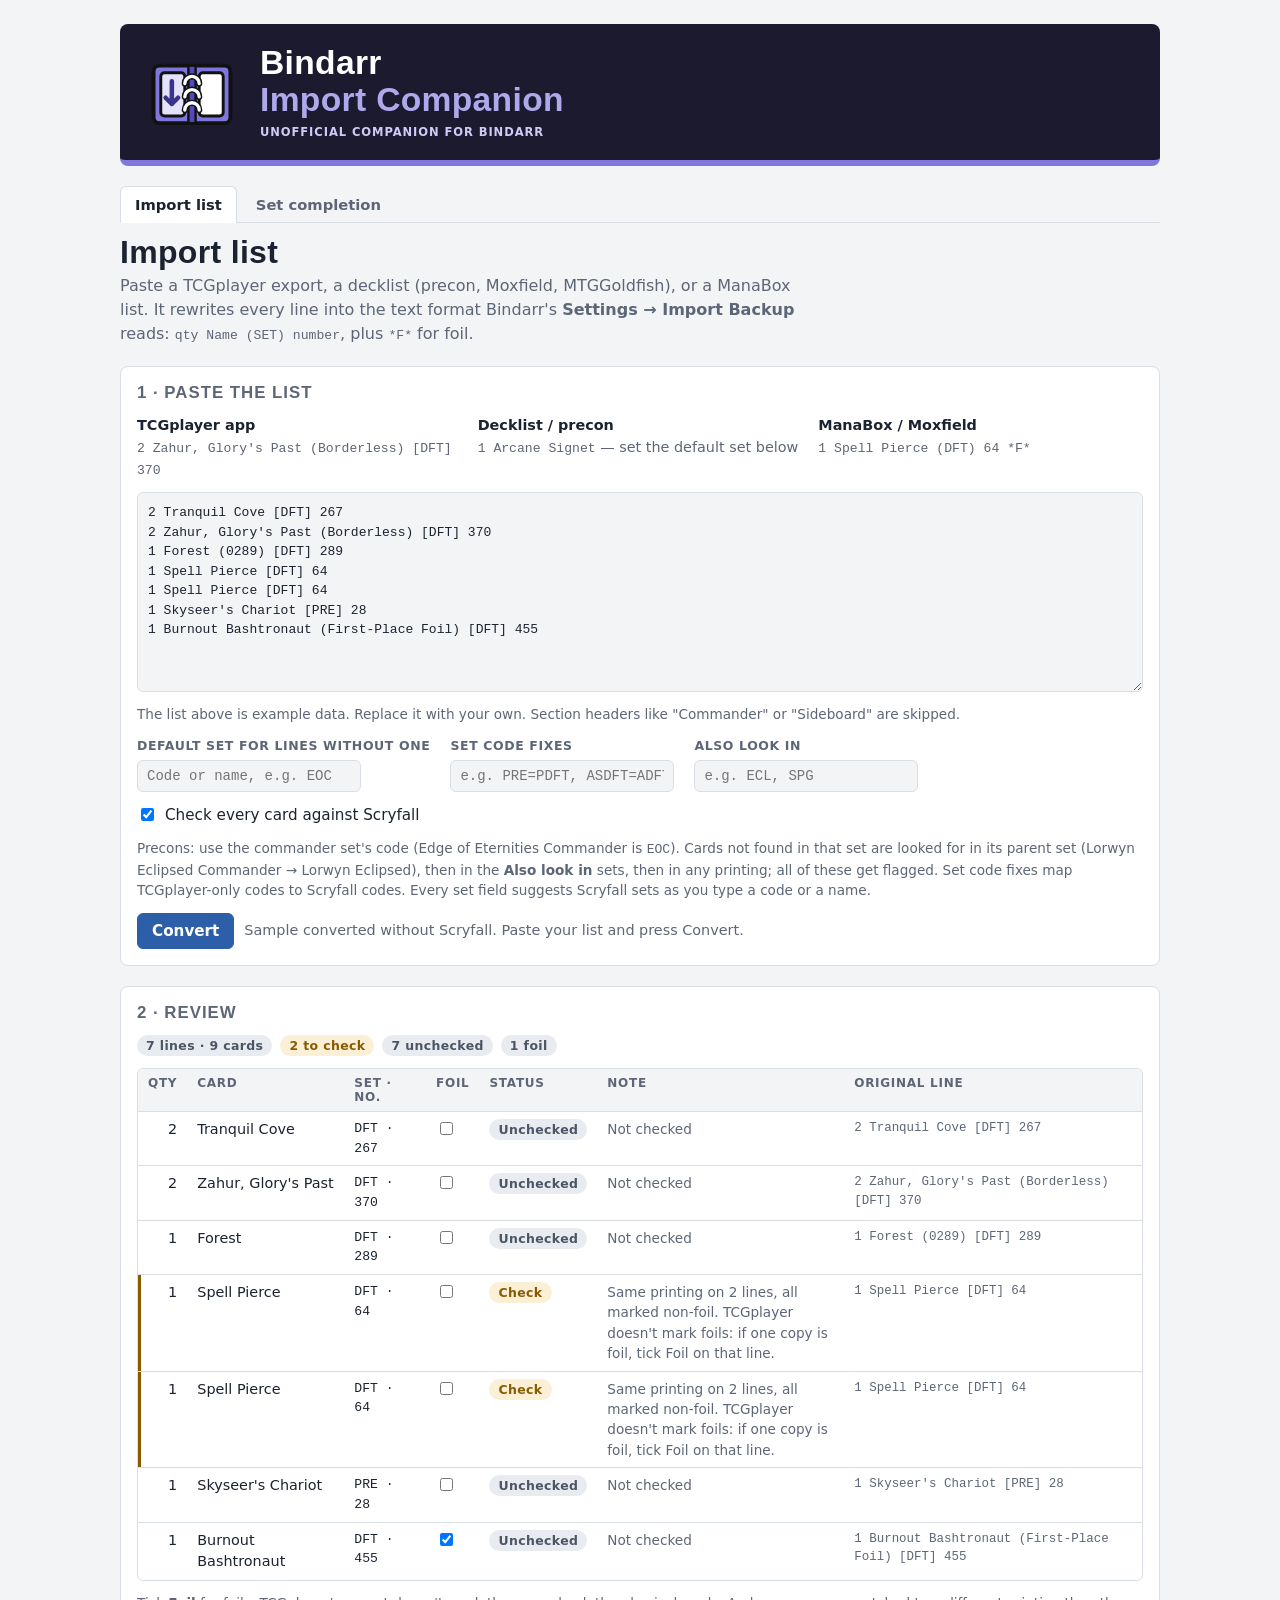
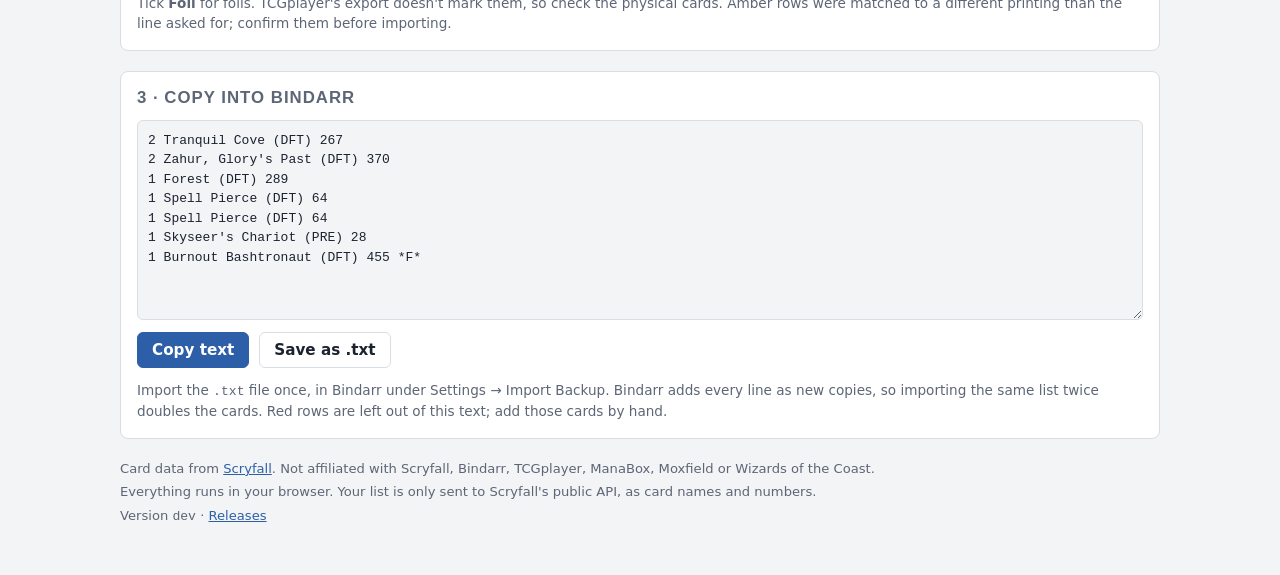
<file: index.html>
<!doctype html>
<html lang="en">
<head>
  <meta charset="utf-8">
  <!-- Same policy nginx sends as a header, minus frame-ancestors (ignored in a meta tag). Covers GitHub Pages, which can't set headers. -->
  <meta http-equiv="Content-Security-Policy" content="default-src 'none'; script-src 'self'; style-src 'self'; img-src 'self'; connect-src https://api.scryfall.com; manifest-src 'self'; object-src 'none'; base-uri 'none'; form-action 'none'">
  <meta name="referrer" content="no-referrer">
  <meta name="viewport" content="width=device-width, initial-scale=1">
  <meta name="description" content="Convert TCGplayer exports, precon decklists and Moxfield lists into the text format Bindarr imports.">
  <title>Bindarr Import Companion</title>
  <link rel="icon" href="favicon.ico" sizes="48x48">
  <link rel="icon" href="img/favicon.svg" type="image/svg+xml">
  <link rel="apple-touch-icon" href="img/apple-touch-icon.png">
  <link rel="manifest" href="img/site.webmanifest">
  <meta name="theme-color" content="#1c1a2e">
  <link rel="stylesheet" href="css/style.css?v=dev">
</head>
<body>
<div class="wrap">
  <div class="banner">
    <a class="brand" href="./">
      <img src="img/logo.svg" alt="" width="96" height="96">
      <span class="brand-text">
        <span class="brand-name">Bindarr</span>
        <span class="brand-sub">Import Companion</span>
        <span class="brand-tag">Unofficial companion for Bindarr</span>
      </span>
    </a>
  </div>
  <nav class="pages" aria-label="Pages">
    <a href="./" aria-current="page">Import list</a>
    <a href="completion.html">Set completion</a>
  </nav>
  <header>
    <h1>Import list</h1>
    <p class="lede">Paste a TCGplayer export, a decklist (precon, Moxfield, MTGGoldfish), or a ManaBox list. It rewrites every line into the text format Bindarr's <b>Settings → Import Backup</b> reads: <span class="mono">qty Name (SET) number</span>, plus <span class="mono">*F*</span> for foil.</p>
  </header>

  <section class="panel" aria-labelledby="in-h">
    <h2 id="in-h">1 · Paste the list</h2>
    <div class="formats">
      <div><b>TCGplayer app</b><br><code>2 Zahur, Glory's Past (Borderless) [DFT] 370</code></div>
      <div><b>Decklist / precon</b><br><code>1 Arcane Signet</code> — set the default set below</div>
      <div><b>ManaBox / Moxfield</b><br><code>1 Spell Pierce (DFT) 64 *F*</code></div>
    </div>
    <textarea id="input" spellcheck="false" aria-label="Card list"></textarea>
    <p class="hint">The list above is example data. Replace it with your own. Section headers like "Commander" or "Sideboard" are skipped.</p>
    <div class="opts">
      <div class="field">
        <label for="defset">Default set for lines without one</label>
        <input type="text" id="defset" placeholder="Code or name, e.g. EOC" autocomplete="off" spellcheck="false">
      </div>
      <div class="field">
        <label for="setmap">Set code fixes</label>
        <input type="text" id="setmap" placeholder="e.g. PRE=PDFT, ASDFT=ADFT" autocomplete="off" spellcheck="false">
      </div>
      <div class="field">
        <label for="alsoin">Also look in</label>
        <input type="text" id="alsoin" placeholder="e.g. ECL, SPG" autocomplete="off" spellcheck="false">
      </div>
      <label class="check"><input type="checkbox" id="usescry" checked> Check every card against Scryfall</label>
    </div>
    <p class="hint">Precons: use the commander set's code (Edge of Eternities Commander is <span class="mono">EOC</span>). Cards not found in that set are looked for in its parent set (Lorwyn Eclipsed Commander → Lorwyn Eclipsed), then in the <b>Also look in</b> sets, then in any printing; all of these get flagged. Set code fixes map TCGplayer-only codes to Scryfall codes. Every set field suggests Scryfall sets as you type a code or a name.</p>
    <div class="actions">
      <button class="primary" id="go" type="button">Convert</button>
      <span class="status" id="status" role="status"></span>
    </div>
  </section>

  <section class="panel" aria-labelledby="res-h">
    <h2 id="res-h">2 · Review</h2>
    <div class="summary" id="summary"></div>
    <div class="tablewrap">
      <table>
        <thead><tr><th>Qty</th><th>Card</th><th>Set · No.</th><th>Foil</th><th>Status</th><th>Note</th><th>Original line</th></tr></thead>
        <tbody id="rows"></tbody>
      </table>
    </div>
    <p class="hint">Tick <b>Foil</b> for foils. TCGplayer's export doesn't mark them, so check the physical cards. Amber rows were matched to a different printing than the line asked for; confirm them before importing.</p>
  </section>

  <section class="panel" aria-labelledby="out-h">
    <h2 id="out-h">3 · Copy into Bindarr</h2>
    <textarea id="output" readonly spellcheck="false" aria-label="Bindarr import text"></textarea>
    <div class="actions">
      <button class="primary" id="copy" type="button">Copy text</button>
      <button id="save" type="button">Save as .txt</button>
      <span class="status" id="copystatus" role="status"></span>
    </div>
    <p class="hint">Import the <span class="mono">.txt</span> file once, in Bindarr under Settings → Import Backup. Bindarr adds every line as new copies, so importing the same list twice doubles the cards. Red rows are left out of this text; add those cards by hand.</p>
  </section>

  <footer>
    <span>Card data from <a href="https://scryfall.com" target="_blank" rel="noopener">Scryfall</a>. Not affiliated with Scryfall, Bindarr, TCGplayer, ManaBox, Moxfield or Wizards of the Coast.</span>
    <span>Everything runs in your browser. Your list is only sent to Scryfall's public API, as card names and numbers.</span>
    <span>Version <span id="app-version" class="mono">dev</span> · <a href="https://github.com/CojakSilverBack/bindarr-import-companion/releases" target="_blank" rel="noopener">Releases</a></span>
  </footer>
</div>
<script src="js/core.js?v=dev"></script>
<script src="js/app.js?v=dev"></script>
</body>
</html>
</file>
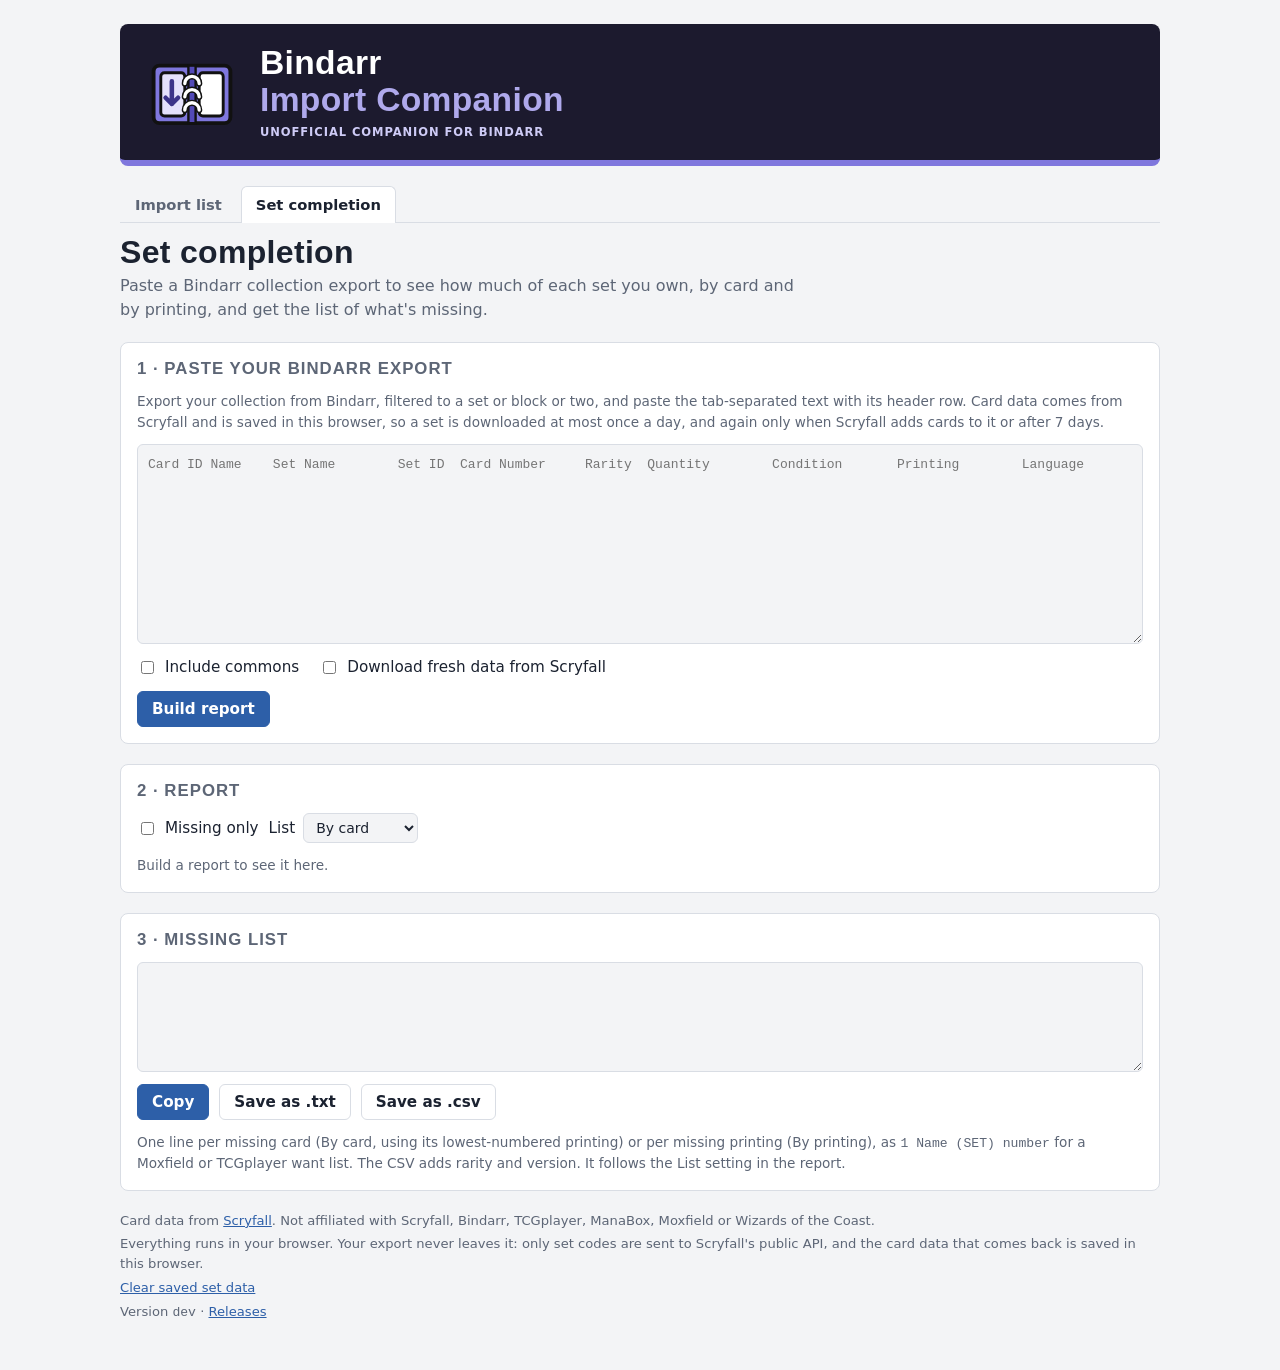
<file: completion.html>
<!doctype html>
<html lang="en">
<head>
  <meta charset="utf-8">
  <!-- Same policy nginx sends as a header, minus frame-ancestors (ignored in a meta tag). Covers GitHub Pages, which can't set headers. -->
  <meta http-equiv="Content-Security-Policy" content="default-src 'none'; script-src 'self'; style-src 'self'; img-src 'self'; connect-src https://api.scryfall.com; manifest-src 'self'; object-src 'none'; base-uri 'none'; form-action 'none'">
  <meta name="referrer" content="no-referrer">
  <meta name="viewport" content="width=device-width, initial-scale=1">
  <meta name="description" content="See how much of each Magic set you own, by card and by printing, from a Bindarr collection export.">
  <title>Set completion · Bindarr Import Companion</title>
  <link rel="icon" href="favicon.ico" sizes="48x48">
  <link rel="icon" href="img/favicon.svg" type="image/svg+xml">
  <link rel="apple-touch-icon" href="img/apple-touch-icon.png">
  <link rel="manifest" href="img/site.webmanifest">
  <meta name="theme-color" content="#1c1a2e">
  <link rel="stylesheet" href="css/style.css?v=dev">
</head>
<body>
<div class="wrap">
  <div class="banner">
    <a class="brand" href="./">
      <img src="img/logo.svg" alt="" width="96" height="96">
      <span class="brand-text">
        <span class="brand-name">Bindarr</span>
        <span class="brand-sub">Import Companion</span>
        <span class="brand-tag">Unofficial companion for Bindarr</span>
      </span>
    </a>
  </div>
  <nav class="pages" aria-label="Pages">
    <a href="./">Import list</a>
    <a href="completion.html" aria-current="page">Set completion</a>
  </nav>
  <header>
    <h1>Set completion</h1>
    <p class="lede">Paste a Bindarr collection export to see how much of each set you own, by card and by printing, and get the list of what's missing.</p>
  </header>

  <section class="panel" aria-labelledby="sc-h">
    <h2 id="sc-h">1 · Paste your Bindarr export</h2>
    <p class="hint">Export your collection from Bindarr, filtered to a set or block or two, and paste the tab-separated text with its header row. Card data comes from Scryfall and is saved in this browser, so a set is downloaded at most once a day, and again only when Scryfall adds cards to it or after 7 days.</p>
    <textarea id="exportInput" spellcheck="false" aria-label="Bindarr collection export" placeholder="Card ID&#9;Name&#9;Set Name&#9;Set ID&#9;Card Number&#9;Rarity&#9;Quantity&#9;Condition&#9;Printing&#9;Language"></textarea>
    <div class="opts">
      <label class="check"><input type="checkbox" id="incCommon"> Include commons</label>
      <label class="check"><input type="checkbox" id="forceRefresh"> Download fresh data from Scryfall</label>
    </div>
    <div class="actions">
      <button class="primary" id="buildReport" type="button">Build report</button>
      <button id="cancelReport" type="button" hidden>Cancel</button>
      <span class="status" id="reportStatus" role="status"></span>
    </div>
    <div id="confirmBox" class="confirm" role="alertdialog" aria-labelledby="confirmText" hidden>
      <p id="confirmText"></p>
      <div class="actions">
        <button class="primary" id="confirmYes" type="button">Continue</button>
        <button id="confirmNo" type="button">Cancel</button>
      </div>
    </div>
  </section>

  <section class="panel" aria-labelledby="rp-h">
    <h2 id="rp-h">2 · Report</h2>
    <div id="reportControls" class="actions" hidden>
      <label class="check"><input type="checkbox" id="rpMissing"> Missing only</label>
      <label class="check">List <select id="rpMode"><option value="card">By card</option><option value="printing">By printing</option></select></label>
    </div>
    <div id="reportOut"><p class="hint">Build a report to see it here.</p></div>
  </section>

  <section class="panel" aria-labelledby="ms-h">
    <h2 id="ms-h">3 · Missing list <span id="missingCount" class="count"></span></h2>
    <textarea id="missingOut" class="short" readonly spellcheck="false" aria-label="Missing cards as Bindarr text"></textarea>
    <div class="actions">
      <button class="primary" id="copyMissing" type="button">Copy</button>
      <button id="saveMissingTxt" type="button">Save as .txt</button>
      <button id="saveMissingCsv" type="button">Save as .csv</button>
      <span class="status" id="missingStatus" role="status"></span>
    </div>
    <p class="hint">One line per missing card (By card, using its lowest-numbered printing) or per missing printing (By printing), as <span class="mono">1 Name (SET) number</span> for a Moxfield or TCGplayer want list. The CSV adds rarity and version. It follows the List setting in the report.</p>
  </section>

  <footer>
    <span>Card data from <a href="https://scryfall.com" target="_blank" rel="noopener">Scryfall</a>. Not affiliated with Scryfall, Bindarr, TCGplayer, ManaBox, Moxfield or Wizards of the Coast.</span>
    <span>Everything runs in your browser. Your export never leaves it: only set codes are sent to Scryfall's public API, and the card data that comes back is saved in this browser.</span>
    <span><button id="clearCache" type="button" class="link">Clear saved set data</button></span>
    <span>Version <span id="app-version" class="mono">dev</span> · <a href="https://github.com/CojakSilverBack/bindarr-import-companion/releases" target="_blank" rel="noopener">Releases</a></span>
  </footer>
</div>
<script src="js/completion-core.js?v=dev"></script>
<script src="js/completion.js?v=dev"></script>
</body>
</html>
</file>
<file: css/style.css>
/* Bindarr Import Companion
 * Layout: one working column. Input -> options -> review table -> output.
 * System fonts only, so the page makes no third-party calls except to Scryfall.
 */
:root {
  --bg: #f3f4f6; --panel: #ffffff; --ink: #1b2230; --muted: #5d6676; --line: #d9dde4;
  --accent: #2d5fa8; --accent-ink: #ffffff;
  --ok: #1f7a4a; --ok-bg: #e3f3ea; --warn: #8a5a00; --warn-bg: #fbefd6;
  --bad: #a1262f; --bad-bg: #f8e1e3; --idle: #4b5565; --idle-bg: #e8ebf0;
  --f-display: "Bahnschrift", "DIN Alternate", "Arial Narrow", "Roboto Condensed", Arial, sans-serif;
  --f-body: "Segoe UI", system-ui, -apple-system, "Helvetica Neue", Arial, sans-serif;
  --f-mono: "Cascadia Mono", Consolas, "SF Mono", Menlo, "Courier New", monospace;
  color-scheme: light;
}
@media (prefers-color-scheme: dark) {
  :root:not([data-theme="light"]) {
    --bg: #12161d; --panel: #1a2029; --ink: #e6e9ef; --muted: #9aa3b2; --line: #2c3441;
    --accent: #7aa7e8; --accent-ink: #0d1420;
    --ok: #7fd3a3; --ok-bg: #163326; --warn: #f0c46b; --warn-bg: #3a2e12;
    --bad: #f19aa1; --bad-bg: #3b1a1e; --idle: #b4bccb; --idle-bg: #252c37;
    color-scheme: dark;
  }
}
:root[data-theme="dark"] {
  --bg: #12161d; --panel: #1a2029; --ink: #e6e9ef; --muted: #9aa3b2; --line: #2c3441;
  --accent: #7aa7e8; --accent-ink: #0d1420;
  --ok: #7fd3a3; --ok-bg: #163326; --warn: #f0c46b; --warn-bg: #3a2e12;
  --bad: #f19aa1; --bad-bg: #3b1a1e; --idle: #b4bccb; --idle-bg: #252c37;
  color-scheme: dark;
}

* { box-sizing: border-box; }
html, body { margin: 0; }
body { background: var(--bg); color: var(--ink); font: 16px/1.5 var(--f-body); padding-inline: 16px; padding-block: 24px 48px; }
.wrap { max-width: 1040px; margin: 0 auto; display: grid; gap: 20px; }

header { display: grid; gap: 4px; }
h1 { font: 700 2rem/1.1 var(--f-display); margin: 0; letter-spacing: .01em; text-wrap: balance; }
h2 { font: 600 1.05rem/1.2 var(--f-display); margin: 0; letter-spacing: .06em; text-transform: uppercase; color: var(--muted); }
.lede { margin: 0; color: var(--muted); max-width: 68ch; }
.tag { justify-self: start; font: 600 .72rem var(--f-body); letter-spacing: .08em; text-transform: uppercase; color: var(--muted); border: 1px solid var(--line); border-radius: 999px; padding: 2px 10px; }

.panel { background: var(--panel); border: 1px solid var(--line); border-radius: 8px; padding: 16px; display: grid; gap: 12px; min-width: 0; }
.formats { display: grid; grid-template-columns: repeat(auto-fit, minmax(220px, 1fr)); gap: 8px 16px; font-size: .9rem; color: var(--muted); }
.formats b { color: var(--ink); font-weight: 600; }
.formats code, .mono { font-family: var(--f-mono); font-size: .82rem; }

textarea { width: 100%; min-height: 200px; resize: vertical; font: 13px/1.5 var(--f-mono); background: var(--bg); color: var(--ink); border: 1px solid var(--line); border-radius: 6px; padding: 10px; }
textarea:focus-visible, input:focus-visible, button:focus-visible { outline: 2px solid var(--accent); outline-offset: 2px; }

.opts { display: flex; flex-wrap: wrap; gap: 12px 20px; align-items: end; }
.field { display: grid; gap: 4px; min-width: 0; }
.field label { font-size: .78rem; font-weight: 600; letter-spacing: .05em; text-transform: uppercase; color: var(--muted); }
.field input[type=text] { font: 14px var(--f-mono); padding: 7px 9px; border: 1px solid var(--line); border-radius: 6px; background: var(--bg); color: var(--ink); width: 14rem; max-width: 100%; }
/* Set autocomplete dropdown */
.field { position: relative; }
.ac-list { position: absolute; top: 100%; left: 0; z-index: 10; margin: 4px 0 0; padding: 4px 0; list-style: none; width: max(100%, 20rem); max-width: calc(100vw - 32px); max-height: 18rem; overflow-y: auto; background: var(--panel); border: 1px solid var(--line); border-radius: 6px; box-shadow: 0 6px 18px rgb(0 0 0 / .18); }
.ac-list li { display: grid; gap: 1px; padding: 6px 10px; cursor: pointer; }
.ac-list li b { font: 600 .85rem var(--f-mono); }
.ac-list li span { font-size: .82rem; color: var(--muted); }
.ac-list li[aria-selected="true"], .ac-list li:hover { background: var(--idle-bg); }
.check { display: flex; gap: 8px; align-items: center; font-size: .95rem; }
.hint { font-size: .85rem; color: var(--muted); margin: 0; }

.actions { display: flex; flex-wrap: wrap; gap: 10px; align-items: center; }
button { font: 600 .95rem var(--f-body); border-radius: 6px; padding: 8px 14px; border: 1px solid var(--line); background: var(--panel); color: var(--ink); cursor: pointer; }
button.primary { background: var(--accent); border-color: var(--accent); color: var(--accent-ink); }
button:disabled { opacity: .55; cursor: progress; }
.status { font-size: .9rem; color: var(--muted); }

.summary { display: flex; flex-wrap: wrap; gap: 8px; }
.pill { display: inline-flex; gap: 6px; align-items: center; font: 600 .78rem var(--f-body); letter-spacing: .03em; padding: 3px 9px; border-radius: 999px; white-space: nowrap; }
.pill.ok { background: var(--ok-bg); color: var(--ok); }
.pill.warn { background: var(--warn-bg); color: var(--warn); }
.pill.bad { background: var(--bad-bg); color: var(--bad); }
.pill.idle { background: var(--idle-bg); color: var(--idle); }

.tablewrap { overflow-x: auto; border: 1px solid var(--line); border-radius: 6px; }
table { border-collapse: collapse; width: 100%; font-size: .9rem; font-variant-numeric: tabular-nums; }
th, td { text-align: left; padding: 7px 10px; border-bottom: 1px solid var(--line); vertical-align: top; }
th { font: 600 .75rem var(--f-body); letter-spacing: .06em; text-transform: uppercase; color: var(--muted); background: var(--bg); position: sticky; top: 0; }
tr:last-child td { border-bottom: 0; }
td.num { text-align: right; }
tr.same-printing td:first-child { box-shadow: inset 3px 0 0 var(--warn); }
td.note { color: var(--muted); font-size: .85rem; max-width: 18rem; }
td.src { font-family: var(--f-mono); font-size: .78rem; color: var(--muted); max-width: 22rem; overflow-wrap: anywhere; }

/* Brand banner: fixed dark purple in both themes, matches .github/branding/social-preview.png */
.banner { background: #1c1a2e; border-radius: 8px; border-bottom: 6px solid #7f77dd; padding: 20px 24px; }
.brand { display: flex; align-items: center; gap: 20px; text-decoration: none; }
.brand img { width: 96px; height: 96px; flex: none; }
.brand-text { display: grid; gap: 2px; }
.brand-name, .brand-sub { font: 700 2.1rem/1.05 var(--f-display); letter-spacing: .01em; color: #ffffff; }
.brand-sub { color: #afa9ec; }
.brand-tag { margin-top: 6px; font: 600 .72rem var(--f-body); letter-spacing: .08em; text-transform: uppercase; color: #cecbf6; }
@media (max-width: 520px) {
  .banner { padding: 14px 16px; }
  .brand { gap: 14px; }
  .brand img { width: 64px; height: 64px; }
  .brand-name, .brand-sub { font-size: 1.5rem; }
}

/* Page links under the banner */
.pages { display: flex; gap: 4px; flex-wrap: wrap; border-bottom: 1px solid var(--line); margin-bottom: -8px; }
.pages a { padding: 7px 14px; border: 1px solid transparent; border-bottom: 0; border-radius: 6px 6px 0 0; margin-bottom: -1px; color: var(--muted); text-decoration: none; font-weight: 600; font-size: .92rem; }
.pages a:hover { color: var(--ink); }
.pages a[aria-current="page"] { background: var(--panel); border-color: var(--line); color: var(--ink); }

/* Set completion page */
h3 { font: 600 .95rem/1.2 var(--f-display); margin: 8px 0 0; letter-spacing: .04em; color: var(--ink); }
h4 { font: 600 .82rem var(--f-body); margin: 0 0 6px; color: var(--muted); letter-spacing: .04em; text-transform: uppercase; }
h2 .count { font: 400 .85rem var(--f-body); letter-spacing: 0; text-transform: none; }
textarea.short { min-height: 110px; }
select { font: 14px var(--f-body); padding: 5px 8px; border: 1px solid var(--line); border-radius: 6px; background: var(--bg); color: var(--ink); }
table.rp th.num, table.rp td.num { text-align: right; }
table.rp tr.tot td { font-weight: 600; border-top: 1px solid var(--line); }
#reportOut { display: grid; gap: 12px; }
details.rpset { border: 1px solid var(--line); border-radius: 6px; padding: 10px 12px; }
details.rpset > summary { cursor: pointer; font-weight: 600; }
details.rpset[open] > summary { margin-bottom: 12px; }
details.rpset .asof { margin-left: 10px; font-weight: 400; font-size: .82rem; color: var(--muted); }
.rpgrid { display: grid; grid-template-columns: repeat(auto-fit, minmax(min(420px, 100%), 1fr)); gap: 12px 20px; margin-bottom: 12px; }
.confirm { border: 1px solid var(--warn); background: var(--warn-bg); color: var(--ink); border-radius: 6px; padding: 12px; display: grid; gap: 10px; }
.confirm p { margin: 0; }
.confirm[hidden] { display: none; }
button.link { background: none; border: 0; padding: 0; color: var(--accent); font: inherit; text-decoration: underline; cursor: pointer; }

footer { font-size: .82rem; color: var(--muted); display: grid; gap: 4px; }
footer a { color: var(--accent); }

@media (prefers-reduced-motion: reduce) { * { transition: none !important; } }
</file>
